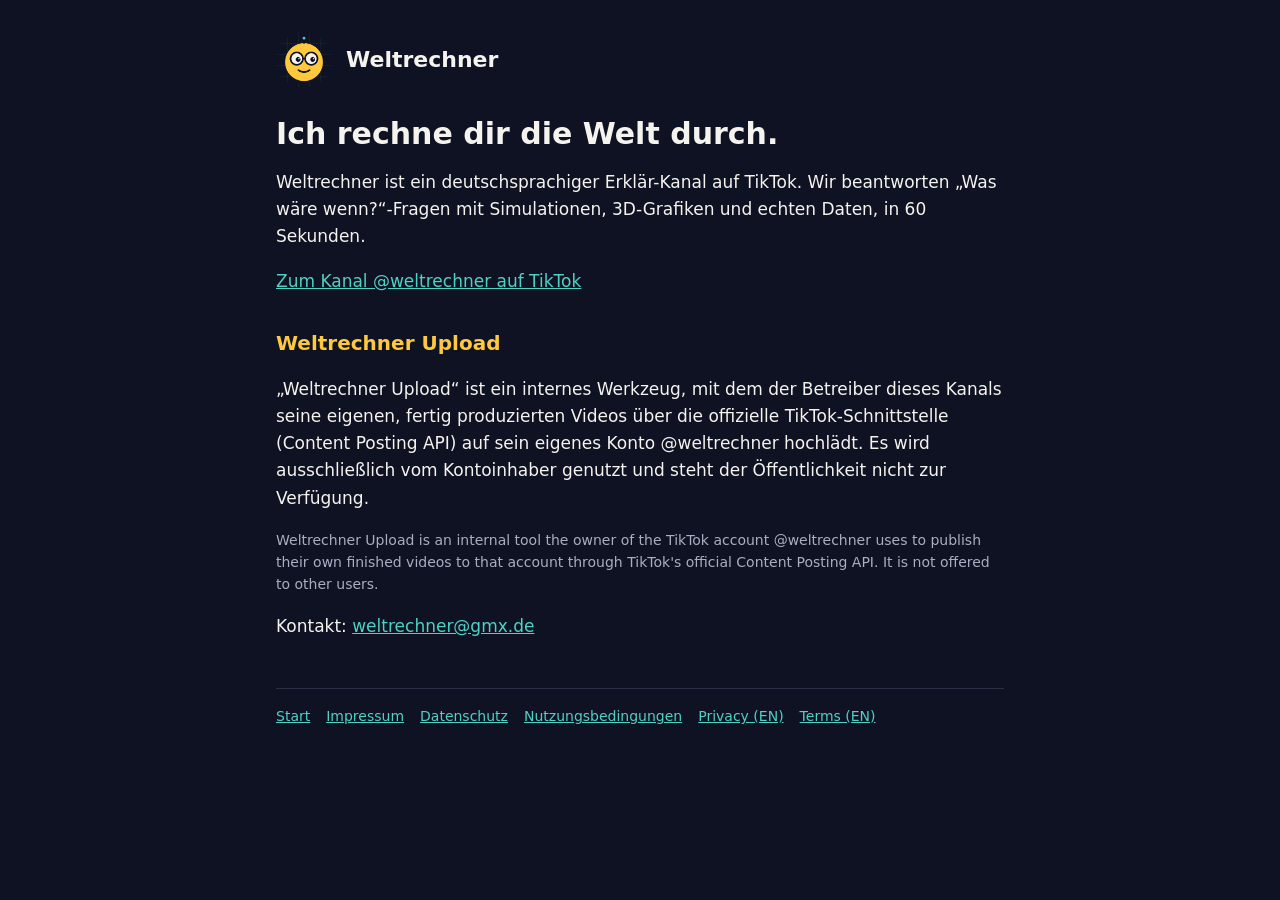
<file: index.html>
<!doctype html><html lang="de"><head><meta charset="utf-8"><meta name="viewport" content="width=device-width,initial-scale=1">
<title>Start · Weltrechner</title><link rel="stylesheet" href="style.css"><link rel="icon" href="logo.png"><meta name="robots" content="index,follow"></head>
<body><main><header><img src="logo.png" alt="Weltrechner-Maskottchen Rechni"><a href="index.html">Weltrechner</a></header>
<h1>Ich rechne dir die Welt durch.</h1>
<p>Weltrechner ist ein deutschsprachiger Erklär-Kanal auf TikTok. Wir beantworten „Was wäre wenn?“-Fragen mit Simulationen, 3D-Grafiken und echten Daten, in 60 Sekunden.</p>
<p><a href="https://www.tiktok.com/@weltrechner">Zum Kanal @weltrechner auf TikTok</a></p>
<h2>Weltrechner Upload</h2>
<p>„Weltrechner Upload“ ist ein internes Werkzeug, mit dem der Betreiber dieses Kanals seine eigenen, fertig produzierten Videos über die offizielle TikTok-Schnittstelle (Content Posting API) auf sein eigenes Konto @weltrechner hochlädt. Es wird ausschließlich vom Kontoinhaber genutzt und steht der Öffentlichkeit nicht zur Verfügung.</p>
<p class="muted">Weltrechner Upload is an internal tool the owner of the TikTok account @weltrechner uses to publish their own finished videos to that account through TikTok's official Content Posting API. It is not offered to other users.</p>
<p>Kontakt: <a href="mailto:weltrechner@gmx.de">weltrechner@gmx.de</a></p>
<nav class="foot"><a href="index.html">Start</a><a href="impressum.html">Impressum</a><a href="datenschutz.html">Datenschutz</a><a href="nutzungsbedingungen.html">Nutzungsbedingungen</a><a href="privacy.html">Privacy (EN)</a><a href="terms.html">Terms (EN)</a></nav></main></body></html>
</file>
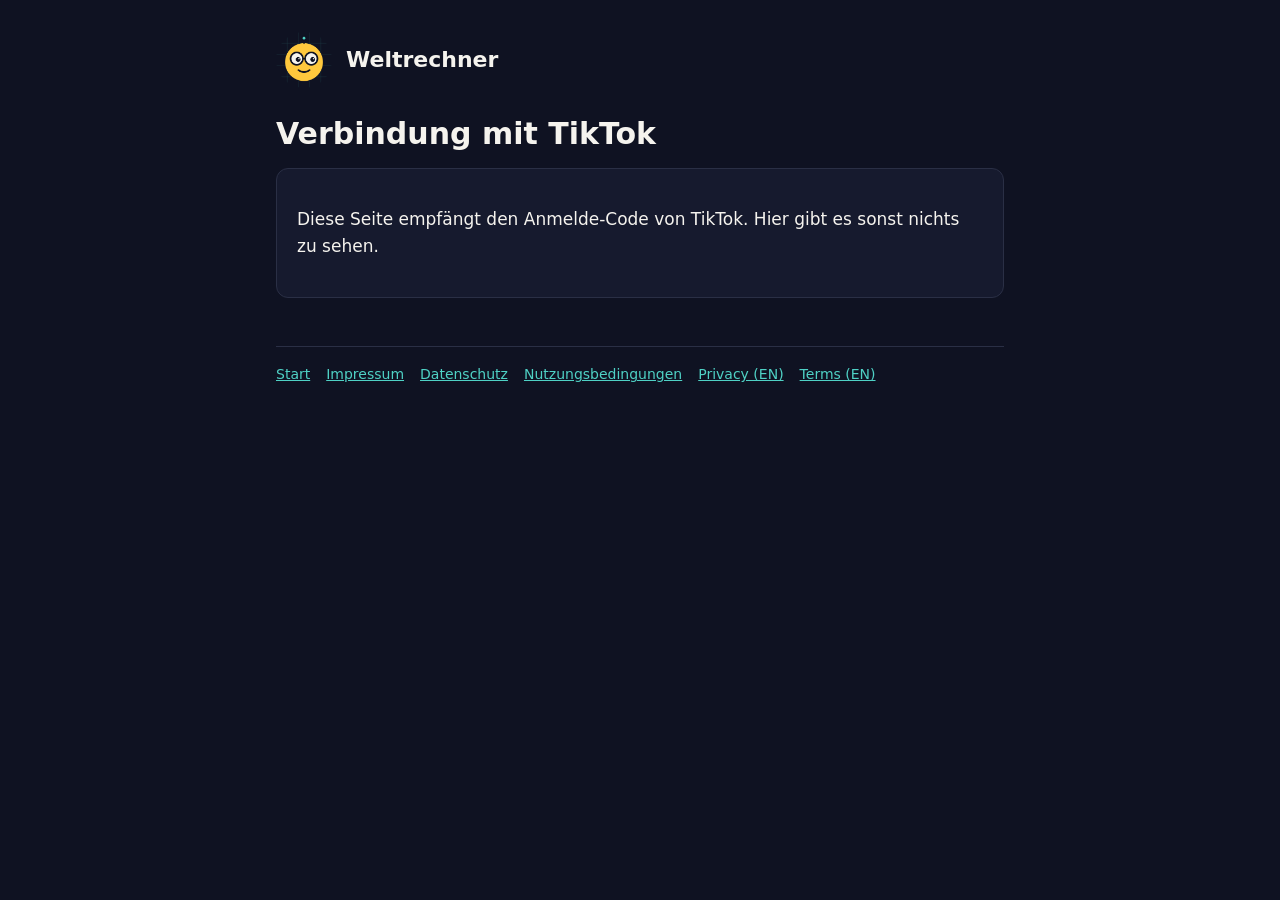
<file: callback.html>
<!doctype html><html lang="de"><head><meta charset="utf-8"><meta name="viewport" content="width=device-width,initial-scale=1">
<title>Anmeldung · Weltrechner</title><link rel="stylesheet" href="style.css"><link rel="icon" href="logo.png"><meta name="robots" content="noindex,nofollow"></head>
<body><main><header><img src="logo.png" alt="Weltrechner-Maskottchen Rechni"><a href="index.html">Weltrechner</a></header>
<h1>Verbindung mit TikTok</h1>
<div id="ok" class="box" hidden>
<p><strong>Anmeldung erfolgreich.</strong> Kopiere diesen Code und schick ihn an Claude. Er ist nur wenige Minuten gültig und funktioniert nur einmal.</p>
<p><span id="code" class="code"></span></p>
<p><button id="copy">Code kopieren</button> <span id="done" class="muted" hidden>Kopiert ✓</span></p>
</div>
<div id="err" class="box" hidden><p><strong>Die Anmeldung hat nicht geklappt.</strong></p><p id="errmsg" class="muted"></p></div>
<div id="none" class="box" hidden><p>Diese Seite empfängt den Anmelde-Code von TikTok. Hier gibt es sonst nichts zu sehen.</p></div>
<script>
(function(){var q=new URLSearchParams(location.search),c=q.get('code'),e=q.get('error');
if(c){document.getElementById('ok').hidden=false;document.getElementById('code').textContent=c;
document.getElementById('copy').onclick=function(){navigator.clipboard.writeText(c).then(function(){document.getElementById('done').hidden=false;});};
history.replaceState(null,'',location.pathname);}
else if(e){document.getElementById('err').hidden=false;document.getElementById('errmsg').textContent=e+': '+(q.get('error_description')||'');}
else{document.getElementById('none').hidden=false;}})();
</script>
<nav class="foot"><a href="index.html">Start</a><a href="impressum.html">Impressum</a><a href="datenschutz.html">Datenschutz</a><a href="nutzungsbedingungen.html">Nutzungsbedingungen</a><a href="privacy.html">Privacy (EN)</a><a href="terms.html">Terms (EN)</a></nav></main></body></html>
</file>
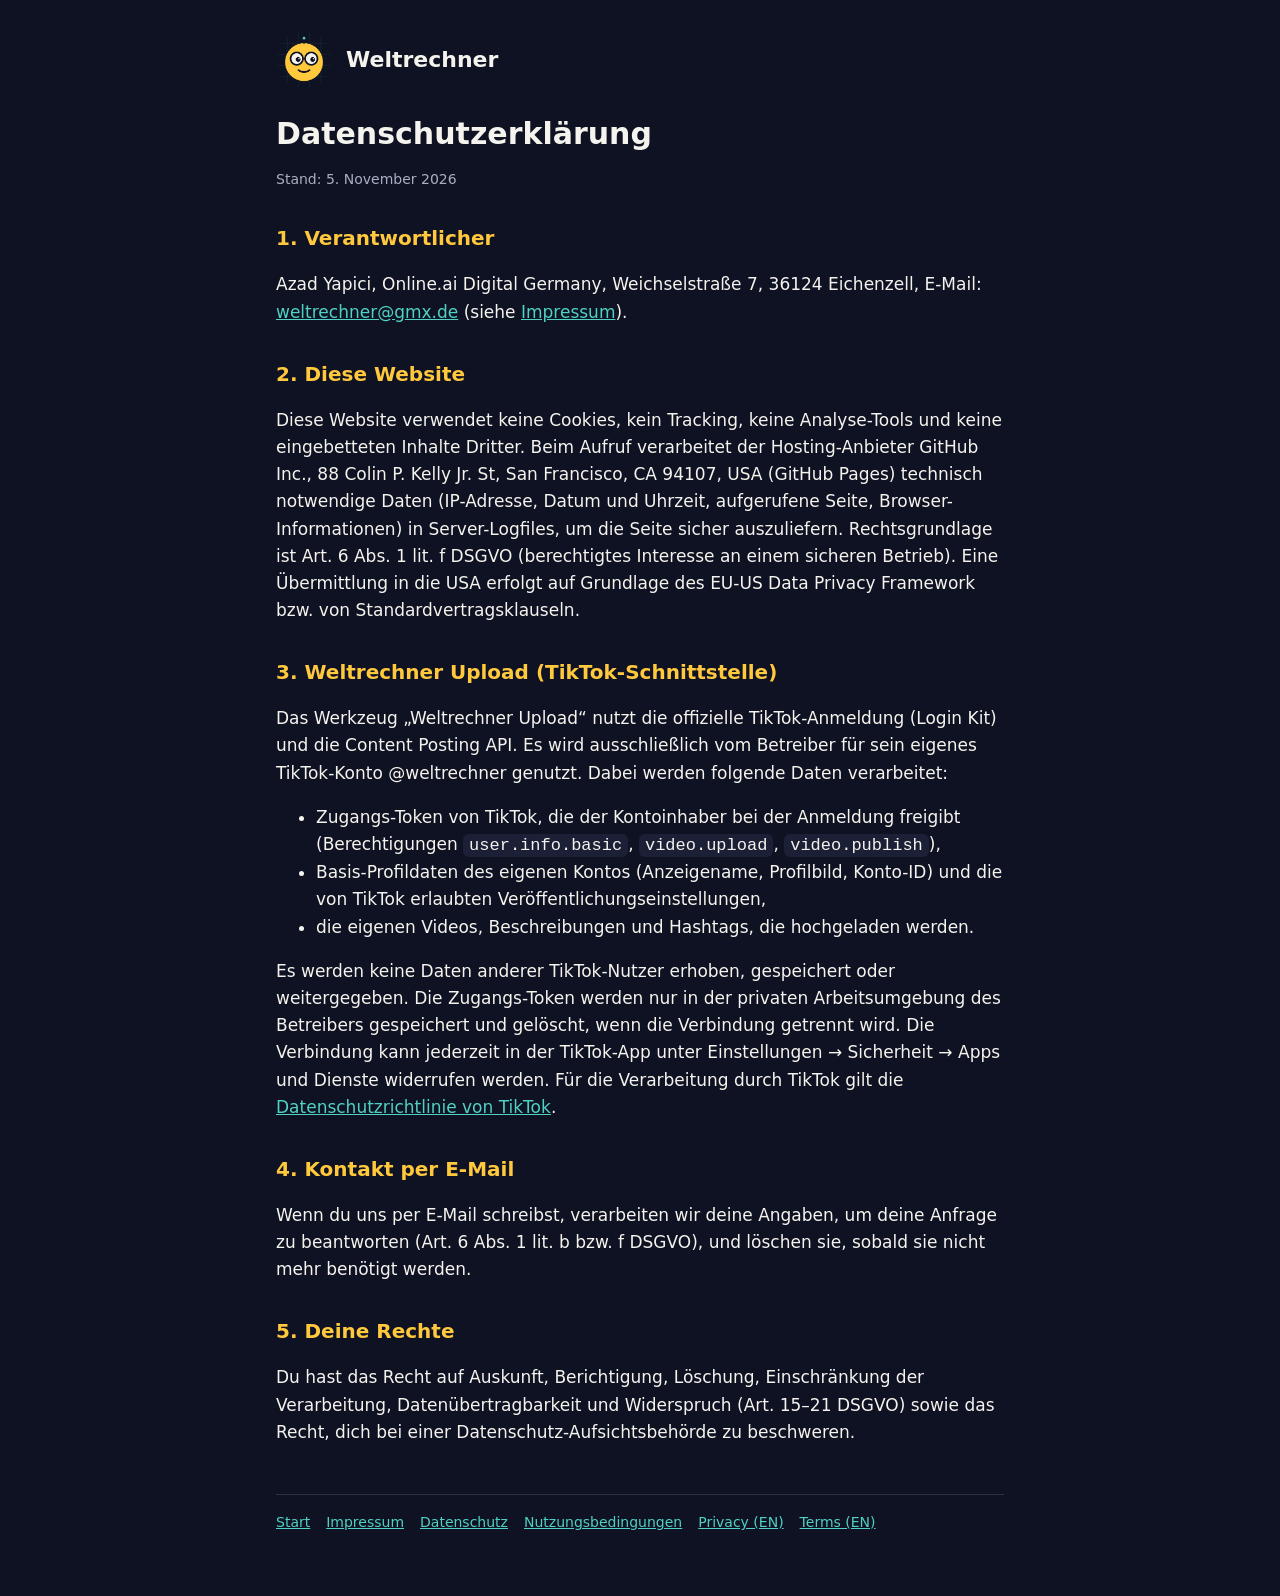
<file: datenschutz.html>
<!doctype html><html lang="de"><head><meta charset="utf-8"><meta name="viewport" content="width=device-width,initial-scale=1">
<title>Datenschutz · Weltrechner</title><link rel="stylesheet" href="style.css"><link rel="icon" href="logo.png"><meta name="robots" content="noindex"></head>
<body><main><header><img src="logo.png" alt="Weltrechner-Maskottchen Rechni"><a href="index.html">Weltrechner</a></header>
<h1>Datenschutzerklärung</h1>
<p class="muted">Stand: 5. November 2026</p>
<h2>1. Verantwortlicher</h2>
<p>Azad Yapici, Online.ai Digital Germany, Weichselstraße 7, 36124 Eichenzell, E-Mail: <a href="mailto:weltrechner@gmx.de">weltrechner@gmx.de</a> (siehe <a href="impressum.html">Impressum</a>).</p>
<h2>2. Diese Website</h2>
<p>Diese Website verwendet keine Cookies, kein Tracking, keine Analyse-Tools und keine eingebetteten Inhalte Dritter. Beim Aufruf verarbeitet der Hosting-Anbieter GitHub Inc., 88 Colin P. Kelly Jr. St, San Francisco, CA 94107, USA (GitHub Pages) technisch notwendige Daten (IP-Adresse, Datum und Uhrzeit, aufgerufene Seite, Browser-Informationen) in Server-Logfiles, um die Seite sicher auszuliefern. Rechtsgrundlage ist Art. 6 Abs. 1 lit. f DSGVO (berechtigtes Interesse an einem sicheren Betrieb). Eine Übermittlung in die USA erfolgt auf Grundlage des EU-US Data Privacy Framework bzw. von Standardvertragsklauseln.</p>
<h2>3. Weltrechner Upload (TikTok-Schnittstelle)</h2>
<p>Das Werkzeug „Weltrechner Upload“ nutzt die offizielle TikTok-Anmeldung (Login Kit) und die Content Posting API. Es wird ausschließlich vom Betreiber für sein eigenes TikTok-Konto @weltrechner genutzt. Dabei werden folgende Daten verarbeitet:</p>
<ul><li>Zugangs-Token von TikTok, die der Kontoinhaber bei der Anmeldung freigibt (Berechtigungen <code>user.info.basic</code>, <code>video.upload</code>, <code>video.publish</code>),</li>
<li>Basis-Profildaten des eigenen Kontos (Anzeigename, Profilbild, Konto-ID) und die von TikTok erlaubten Veröffentlichungseinstellungen,</li>
<li>die eigenen Videos, Beschreibungen und Hashtags, die hochgeladen werden.</li></ul>
<p>Es werden keine Daten anderer TikTok-Nutzer erhoben, gespeichert oder weitergegeben. Die Zugangs-Token werden nur in der privaten Arbeitsumgebung des Betreibers gespeichert und gelöscht, wenn die Verbindung getrennt wird. Die Verbindung kann jederzeit in der TikTok-App unter Einstellungen → Sicherheit → Apps und Dienste widerrufen werden. Für die Verarbeitung durch TikTok gilt die <a href="https://www.tiktok.com/legal/privacy-policy-eea">Datenschutzrichtlinie von TikTok</a>.</p>
<h2>4. Kontakt per E-Mail</h2>
<p>Wenn du uns per E-Mail schreibst, verarbeiten wir deine Angaben, um deine Anfrage zu beantworten (Art. 6 Abs. 1 lit. b bzw. f DSGVO), und löschen sie, sobald sie nicht mehr benötigt werden.</p>
<h2>5. Deine Rechte</h2>
<p>Du hast das Recht auf Auskunft, Berichtigung, Löschung, Einschränkung der Verarbeitung, Datenübertragbarkeit und Widerspruch (Art. 15–21 DSGVO) sowie das Recht, dich bei einer Datenschutz-Aufsichtsbehörde zu beschweren.</p>
<nav class="foot"><a href="index.html">Start</a><a href="impressum.html">Impressum</a><a href="datenschutz.html">Datenschutz</a><a href="nutzungsbedingungen.html">Nutzungsbedingungen</a><a href="privacy.html">Privacy (EN)</a><a href="terms.html">Terms (EN)</a></nav></main></body></html>
</file>
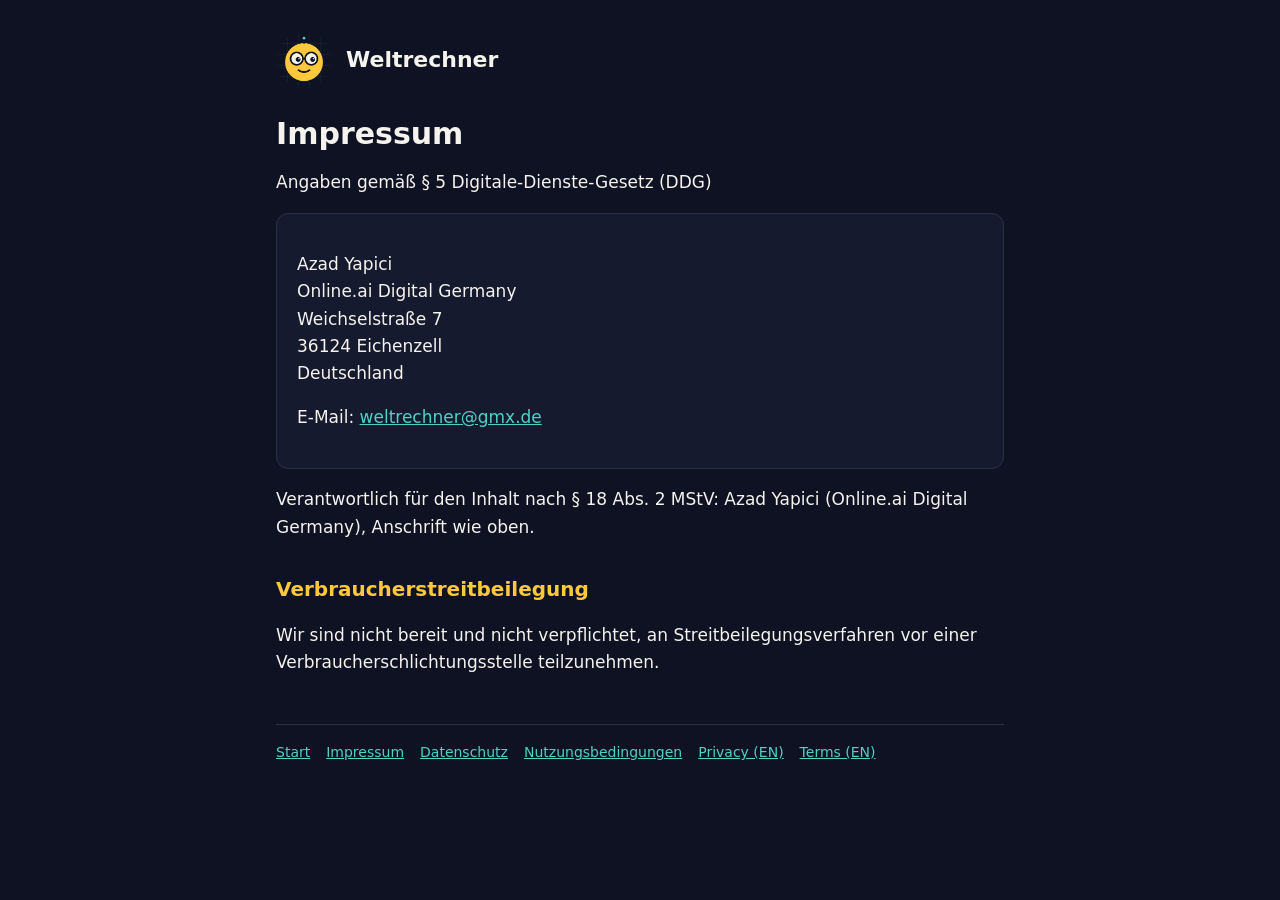
<file: impressum.html>
<!doctype html><html lang="de"><head><meta charset="utf-8"><meta name="viewport" content="width=device-width,initial-scale=1">
<title>Impressum · Weltrechner</title><link rel="stylesheet" href="style.css"><link rel="icon" href="logo.png"><meta name="robots" content="noindex"></head>
<body><main><header><img src="logo.png" alt="Weltrechner-Maskottchen Rechni"><a href="index.html">Weltrechner</a></header>
<h1>Impressum</h1>
<p>Angaben gemäß § 5 Digitale-Dienste-Gesetz (DDG)</p>
<div class="box"><p>Azad Yapici<br>Online.ai Digital Germany<br>Weichselstraße 7<br>36124 Eichenzell<br>Deutschland</p>
<p>E-Mail: <a href="mailto:weltrechner@gmx.de">weltrechner@gmx.de</a></p>
</div>
<p>Verantwortlich für den Inhalt nach § 18 Abs. 2 MStV: Azad Yapici (Online.ai Digital Germany), Anschrift wie oben.</p>
<h2>Verbraucherstreitbeilegung</h2>
<p>Wir sind nicht bereit und nicht verpflichtet, an Streitbeilegungsverfahren vor einer Verbraucherschlichtungsstelle teilzunehmen.</p>
<nav class="foot"><a href="index.html">Start</a><a href="impressum.html">Impressum</a><a href="datenschutz.html">Datenschutz</a><a href="nutzungsbedingungen.html">Nutzungsbedingungen</a><a href="privacy.html">Privacy (EN)</a><a href="terms.html">Terms (EN)</a></nav></main></body></html>
</file>
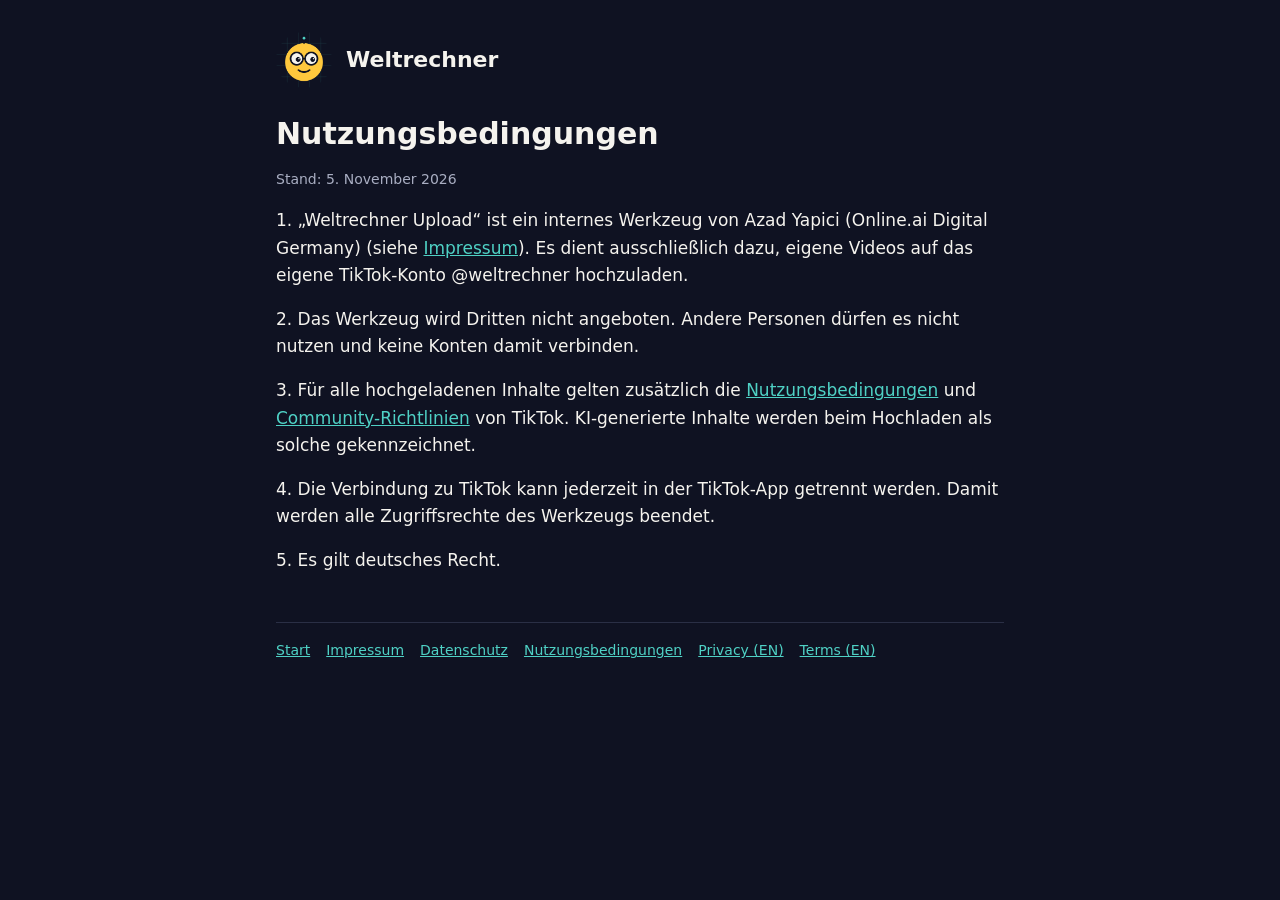
<file: nutzungsbedingungen.html>
<!doctype html><html lang="de"><head><meta charset="utf-8"><meta name="viewport" content="width=device-width,initial-scale=1">
<title>Nutzungsbedingungen · Weltrechner</title><link rel="stylesheet" href="style.css"><link rel="icon" href="logo.png"><meta name="robots" content="noindex"></head>
<body><main><header><img src="logo.png" alt="Weltrechner-Maskottchen Rechni"><a href="index.html">Weltrechner</a></header>
<h1>Nutzungsbedingungen</h1>
<p class="muted">Stand: 5. November 2026</p>
<p>1. „Weltrechner Upload“ ist ein internes Werkzeug von Azad Yapici (Online.ai Digital Germany) (siehe <a href="impressum.html">Impressum</a>). Es dient ausschließlich dazu, eigene Videos auf das eigene TikTok-Konto @weltrechner hochzuladen.</p>
<p>2. Das Werkzeug wird Dritten nicht angeboten. Andere Personen dürfen es nicht nutzen und keine Konten damit verbinden.</p>
<p>3. Für alle hochgeladenen Inhalte gelten zusätzlich die <a href="https://www.tiktok.com/legal/terms-of-service-eu">Nutzungsbedingungen</a> und <a href="https://www.tiktok.com/community-guidelines">Community-Richtlinien</a> von TikTok. KI-generierte Inhalte werden beim Hochladen als solche gekennzeichnet.</p>
<p>4. Die Verbindung zu TikTok kann jederzeit in der TikTok-App getrennt werden. Damit werden alle Zugriffsrechte des Werkzeugs beendet.</p>
<p>5. Es gilt deutsches Recht.</p>
<nav class="foot"><a href="index.html">Start</a><a href="impressum.html">Impressum</a><a href="datenschutz.html">Datenschutz</a><a href="nutzungsbedingungen.html">Nutzungsbedingungen</a><a href="privacy.html">Privacy (EN)</a><a href="terms.html">Terms (EN)</a></nav></main></body></html>
</file>
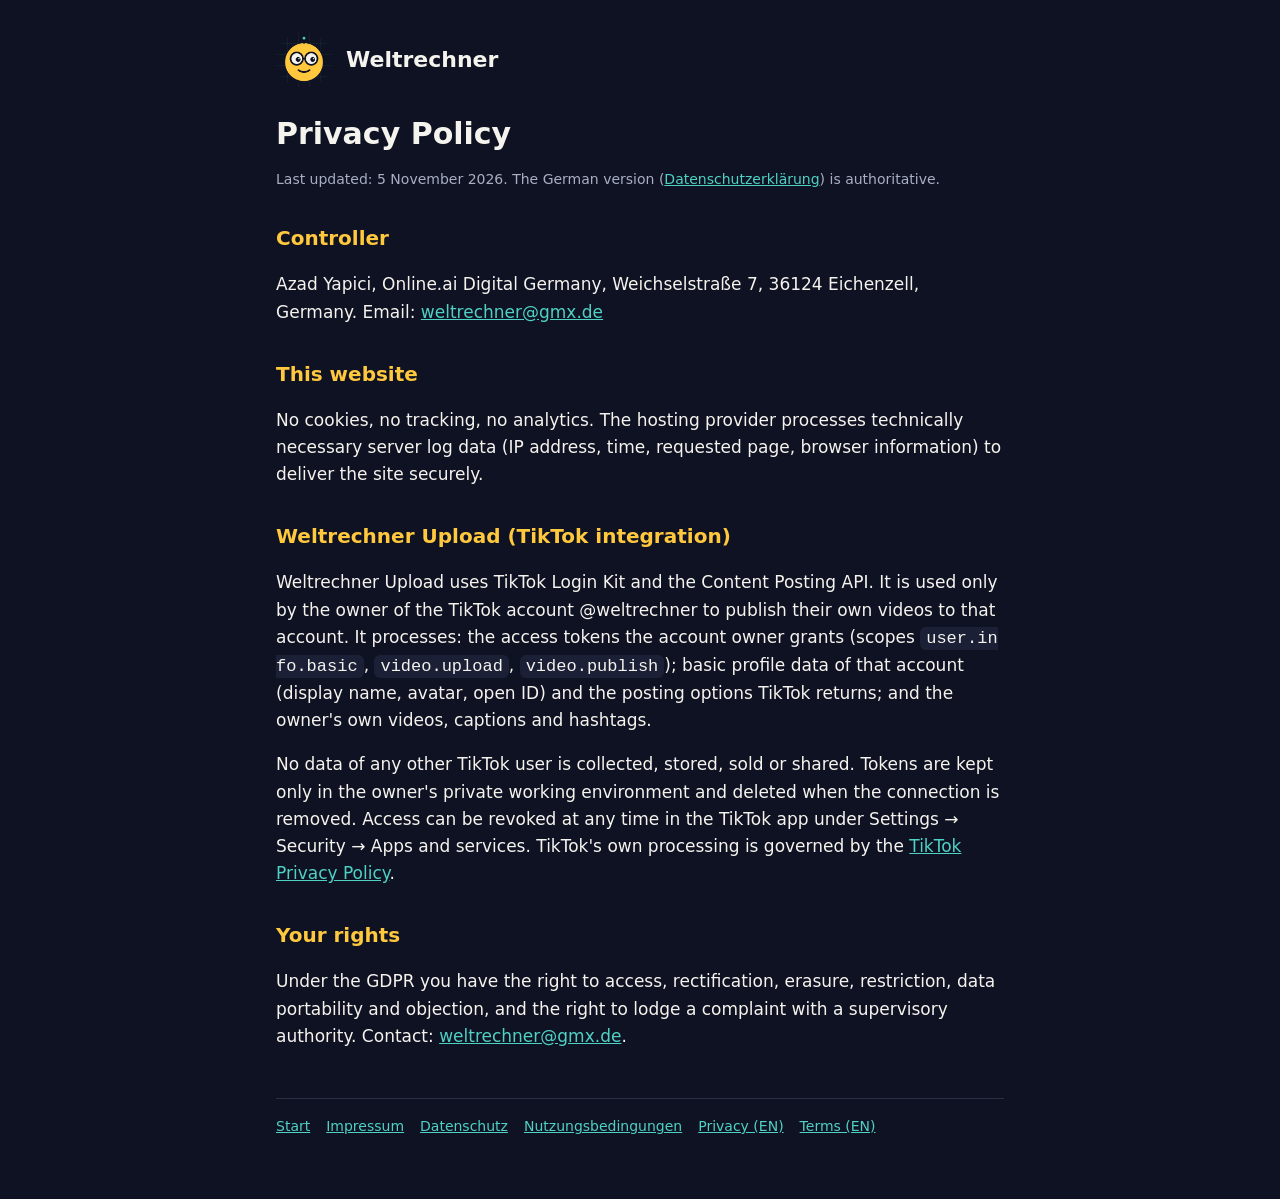
<file: privacy.html>
<!doctype html><html lang="de"><head><meta charset="utf-8"><meta name="viewport" content="width=device-width,initial-scale=1">
<title>Privacy Policy · Weltrechner</title><link rel="stylesheet" href="style.css"><link rel="icon" href="logo.png"><meta name="robots" content="noindex"></head>
<body><main><header><img src="logo.png" alt="Weltrechner-Maskottchen Rechni"><a href="index.html">Weltrechner</a></header>
<h1>Privacy Policy</h1>
<p class="muted">Last updated: 5 November 2026. The German version (<a href="datenschutz.html">Datenschutzerklärung</a>) is authoritative.</p>
<h2>Controller</h2>
<p>Azad Yapici, Online.ai Digital Germany, Weichselstraße 7, 36124 Eichenzell, Germany. Email: <a href="mailto:weltrechner@gmx.de">weltrechner@gmx.de</a></p>
<h2>This website</h2>
<p>No cookies, no tracking, no analytics. The hosting provider processes technically necessary server log data (IP address, time, requested page, browser information) to deliver the site securely.</p>
<h2>Weltrechner Upload (TikTok integration)</h2>
<p>Weltrechner Upload uses TikTok Login Kit and the Content Posting API. It is used only by the owner of the TikTok account @weltrechner to publish their own videos to that account. It processes: the access tokens the account owner grants (scopes <code>user.info.basic</code>, <code>video.upload</code>, <code>video.publish</code>); basic profile data of that account (display name, avatar, open ID) and the posting options TikTok returns; and the owner's own videos, captions and hashtags.</p>
<p>No data of any other TikTok user is collected, stored, sold or shared. Tokens are kept only in the owner's private working environment and deleted when the connection is removed. Access can be revoked at any time in the TikTok app under Settings → Security → Apps and services. TikTok's own processing is governed by the <a href="https://www.tiktok.com/legal/privacy-policy-eea">TikTok Privacy Policy</a>.</p>
<h2>Your rights</h2>
<p>Under the GDPR you have the right to access, rectification, erasure, restriction, data portability and objection, and the right to lodge a complaint with a supervisory authority. Contact: <a href="mailto:weltrechner@gmx.de">weltrechner@gmx.de</a>.</p>
<nav class="foot"><a href="index.html">Start</a><a href="impressum.html">Impressum</a><a href="datenschutz.html">Datenschutz</a><a href="nutzungsbedingungen.html">Nutzungsbedingungen</a><a href="privacy.html">Privacy (EN)</a><a href="terms.html">Terms (EN)</a></nav></main></body></html>
</file>
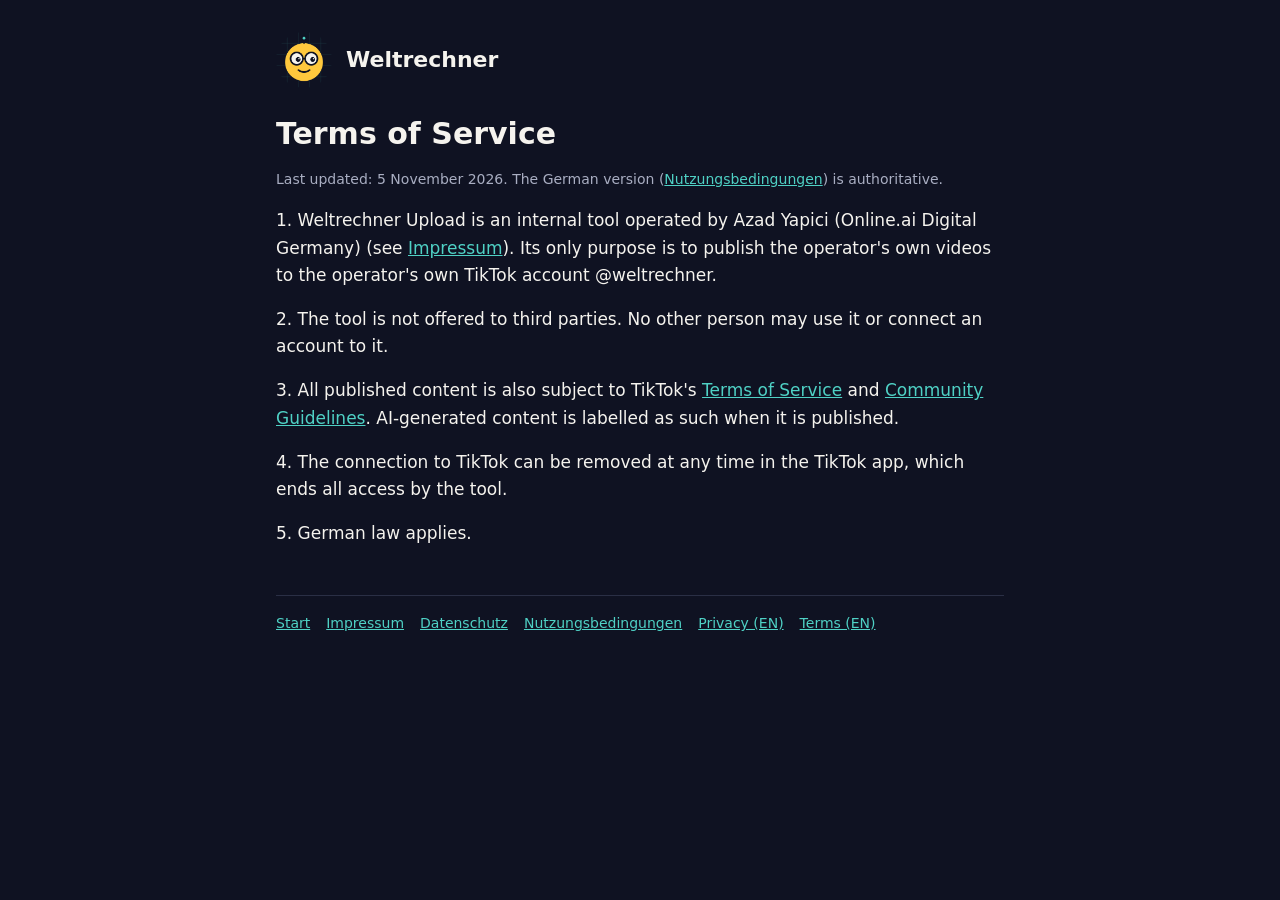
<file: terms.html>
<!doctype html><html lang="de"><head><meta charset="utf-8"><meta name="viewport" content="width=device-width,initial-scale=1">
<title>Terms of Service · Weltrechner</title><link rel="stylesheet" href="style.css"><link rel="icon" href="logo.png"><meta name="robots" content="noindex"></head>
<body><main><header><img src="logo.png" alt="Weltrechner-Maskottchen Rechni"><a href="index.html">Weltrechner</a></header>
<h1>Terms of Service</h1>
<p class="muted">Last updated: 5 November 2026. The German version (<a href="nutzungsbedingungen.html">Nutzungsbedingungen</a>) is authoritative.</p>
<p>1. Weltrechner Upload is an internal tool operated by Azad Yapici (Online.ai Digital Germany) (see <a href="impressum.html">Impressum</a>). Its only purpose is to publish the operator's own videos to the operator's own TikTok account @weltrechner.</p>
<p>2. The tool is not offered to third parties. No other person may use it or connect an account to it.</p>
<p>3. All published content is also subject to TikTok's <a href="https://www.tiktok.com/legal/terms-of-service-eu">Terms of Service</a> and <a href="https://www.tiktok.com/community-guidelines">Community Guidelines</a>. AI-generated content is labelled as such when it is published.</p>
<p>4. The connection to TikTok can be removed at any time in the TikTok app, which ends all access by the tool.</p>
<p>5. German law applies.</p>
<nav class="foot"><a href="index.html">Start</a><a href="impressum.html">Impressum</a><a href="datenschutz.html">Datenschutz</a><a href="nutzungsbedingungen.html">Nutzungsbedingungen</a><a href="privacy.html">Privacy (EN)</a><a href="terms.html">Terms (EN)</a></nav></main></body></html>
</file>
<file: style.css>
:root{--bg:#0F1222;--fg:#F5F3EE;--acc:#FFC83D;--sec:#4FD1C5;--mut:#A9AEC2}
*{box-sizing:border-box}body{margin:0;background:var(--bg);color:var(--fg);font:17px/1.6 system-ui,-apple-system,"Segoe UI",Roboto,sans-serif}
main{max-width:760px;margin:0 auto;padding:32px 16px 64px}
header{display:flex;align-items:center;gap:14px;margin-bottom:28px}header img{width:56px;height:56px;border-radius:50%}
header a{color:var(--fg);text-decoration:none;font-weight:800;font-size:22px}
h1{font-size:30px;line-height:1.2;margin:0 0 16px}h2{font-size:20px;margin:32px 0 8px;color:var(--acc)}
a{color:var(--sec)}p,li{color:var(--fg)}.muted{color:var(--mut);font-size:14px}
nav.foot{margin-top:48px;padding-top:16px;border-top:1px solid #2a2f45;display:flex;flex-wrap:wrap;gap:16px;font-size:14px}
code,.code{font-family:ui-monospace,Menlo,monospace;background:#1b2036;padding:2px 6px;border-radius:6px;word-break:break-all}
.box{background:#161a2e;border:1px solid #2a2f45;border-radius:12px;padding:20px;margin:16px 0}
button{background:var(--acc);color:#0F1222;border:0;border-radius:8px;padding:10px 16px;font-weight:700;font-size:16px;cursor:pointer}
</file>
